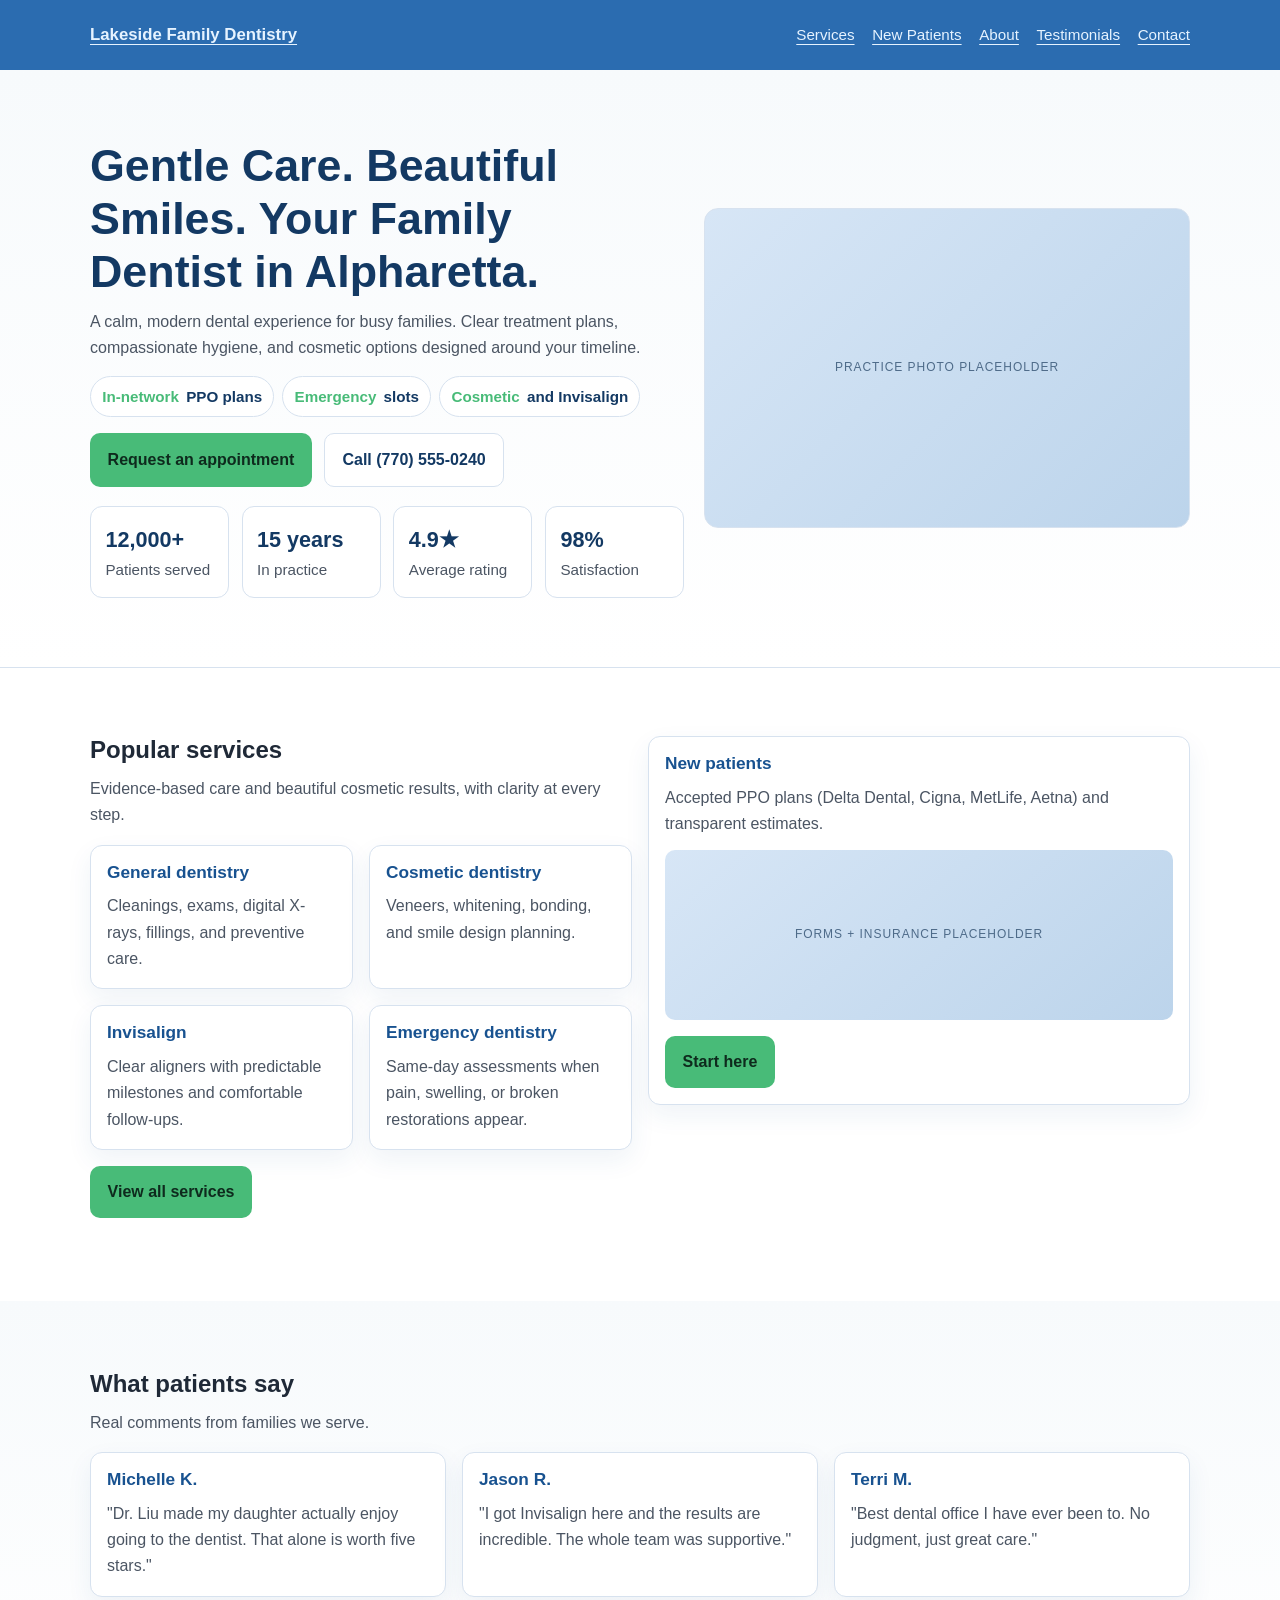
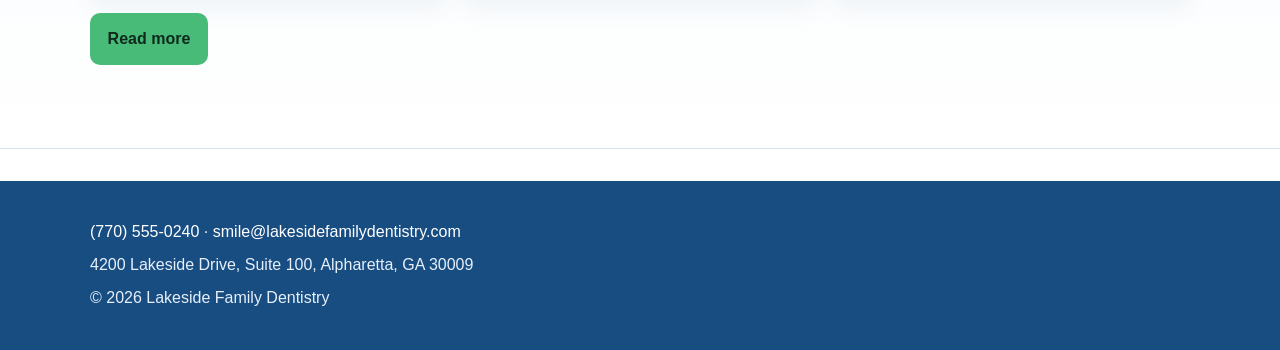
<file: index.html>
<!DOCTYPE html>
<html lang="en">
  <head>
    <meta charset="UTF-8" />
    <meta name="viewport" content="width=device-width, initial-scale=1" />
    <title>Lakeside Family Dentistry</title>
    <link rel="stylesheet" href="assets/css/styles.css" />
  </head>
  <body>
    <header>
      <div class="container">
        <nav>
          <a class="brand" href="index.html">Lakeside Family Dentistry</a>
          <a href="services/index.html">Services</a>
          <a href="new-patients/index.html">New Patients</a>
          <a href="about/index.html">About</a>
          <a href="testimonials/index.html">Testimonials</a>
          <a href="contact/index.html">Contact</a>
        </nav>
      </div>
    </header>

    <main>
      <section class="section alt">
        <div class="container">
          <div class="hero">
            <div>
              <h1>Gentle Care. Beautiful Smiles. Your Family Dentist in Alpharetta.</h1>
              <p>
                A calm, modern dental experience for busy families. Clear treatment plans, compassionate hygiene, and
                cosmetic options designed around your timeline.
              </p>
              <div class="pill-row" aria-label="Trust signals">
                <span class="pill"><b>In-network</b> PPO plans</span>
                <span class="pill"><b>Emergency</b> slots</span>
                <span class="pill"><b>Cosmetic</b> and Invisalign</span>
              </div>
              <div style="margin-top: 1rem; display: flex; flex-wrap: wrap; gap: 0.75rem">
                <a class="btn" href="new-patients/index.html">Request an appointment</a>
                <a class="btn" href="tel:7705550240" style="background: #ffffff; color: #133963; border: 1px solid var(--line)"
                  >Call (770) 555-0240</a
                >
              </div>
              <div class="kpis" aria-label="Practice highlights">
                <div class="kpi"><strong>12,000+</strong><span>Patients served</span></div>
                <div class="kpi"><strong>15 years</strong><span>In practice</span></div>
                <div class="kpi"><strong>4.9★</strong><span>Average rating</span></div>
                <div class="kpi"><strong>98%</strong><span>Satisfaction</span></div>
              </div>
            </div>
            <div class="hero-media" role="img" aria-label="Practice photo placeholder">Practice photo placeholder</div>
          </div>
        </div>
      </section>

      <section class="section">
        <div class="container">
          <div class="split-2">
            <div>
              <h2>Popular services</h2>
              <p>Evidence-based care and beautiful cosmetic results, with clarity at every step.</p>
              <div class="grid" style="margin-top: 1rem">
                <article class="card">
                  <h3>General dentistry</h3>
                  <p>Cleanings, exams, digital X-rays, fillings, and preventive care.</p>
                </article>
                <article class="card">
                  <h3>Cosmetic dentistry</h3>
                  <p>Veneers, whitening, bonding, and smile design planning.</p>
                </article>
                <article class="card">
                  <h3>Invisalign</h3>
                  <p>Clear aligners with predictable milestones and comfortable follow-ups.</p>
                </article>
                <article class="card">
                  <h3>Emergency dentistry</h3>
                  <p>Same-day assessments when pain, swelling, or broken restorations appear.</p>
                </article>
              </div>
              <p style="margin-top: 1rem"><a class="btn" href="services/index.html">View all services</a></p>
            </div>
            <aside class="card">
              <h3>New patients</h3>
              <p>Accepted PPO plans (Delta Dental, Cigna, MetLife, Aetna) and transparent estimates.</p>
              <div class="ph" style="margin-top: 0.75rem">Forms + Insurance placeholder</div>
              <p style="margin-top: 1rem"><a class="btn" href="new-patients/index.html">Start here</a></p>
            </aside>
          </div>
        </div>
      </section>

      <section class="section alt">
        <div class="container">
          <h2>What patients say</h2>
          <p>Real comments from families we serve.</p>
          <div class="grid" style="margin-top: 1rem">
            <article class="card">
              <h3>Michelle K.</h3>
              <p>"Dr. Liu made my daughter actually enjoy going to the dentist. That alone is worth five stars."</p>
            </article>
            <article class="card">
              <h3>Jason R.</h3>
              <p>"I got Invisalign here and the results are incredible. The whole team was supportive."</p>
            </article>
            <article class="card">
              <h3>Terri M.</h3>
              <p>"Best dental office I have ever been to. No judgment, just great care."</p>
            </article>
          </div>
          <p style="margin-top: 1rem"><a class="btn" href="testimonials/index.html">Read more</a></p>
        </div>
      </section>
    </main>

    <footer>
      <div class="container">
        <p><a href="tel:7705550240">(770) 555-0240</a> · <a href="mailto:smile@lakesidefamilydentistry.com">smile@lakesidefamilydentistry.com</a></p>
        <p>4200 Lakeside Drive, Suite 100, Alpharetta, GA 30009</p>
        <p>© <span data-year></span> Lakeside Family Dentistry</p>
      </div>
    </footer>

    <script src="assets/js/main.js"></script>
  </body>
</html>
</file>
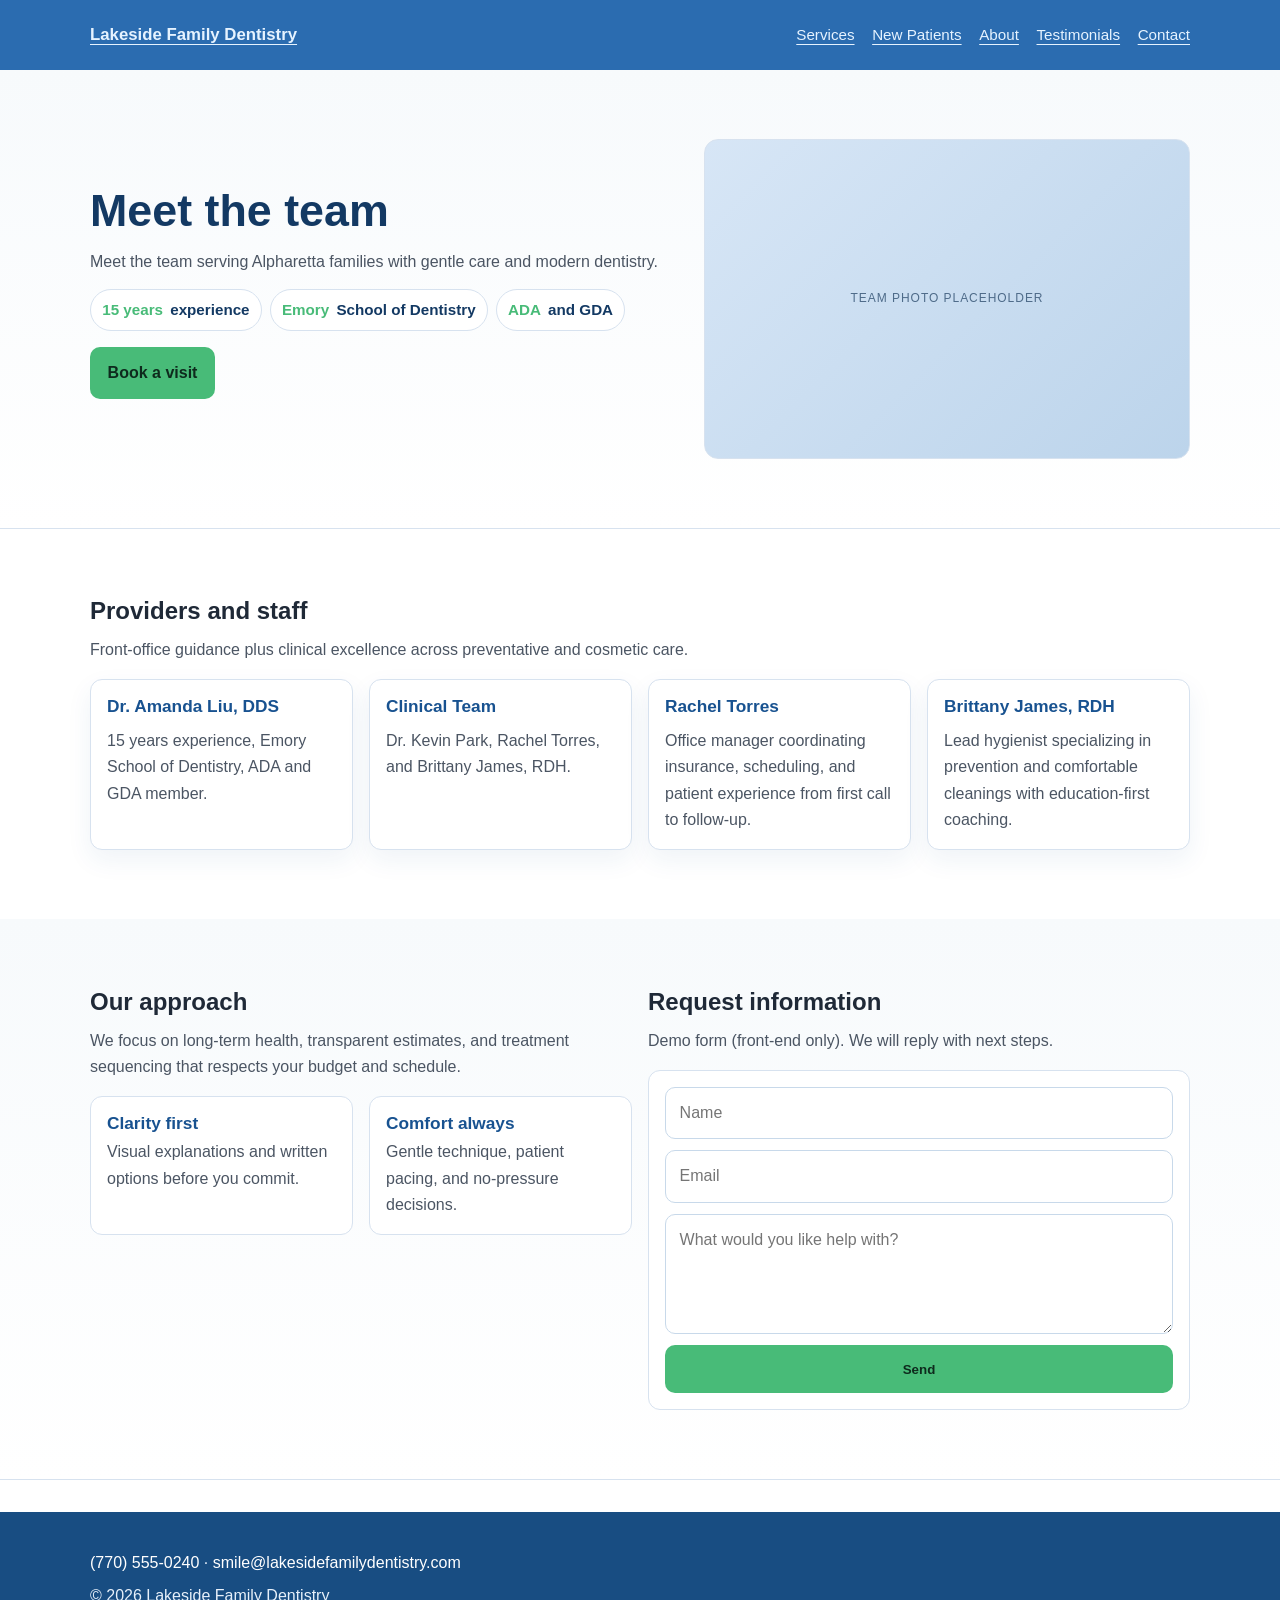
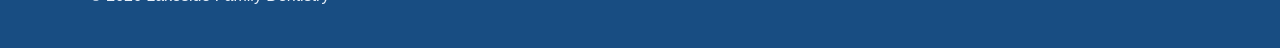
<file: about/index.html>
<!DOCTYPE html>
<html lang="en">
  <head>
    <meta charset="UTF-8" />
    <meta name="viewport" content="width=device-width, initial-scale=1" />
    <title>About · Lakeside Family Dentistry</title>
    <link rel="stylesheet" href="../assets/css/styles.css" />
  </head>
  <body>
    <header>
      <div class="container">
        <nav>
          <a class="brand" href="../index.html">Lakeside Family Dentistry</a>
          <a href="../services/index.html">Services</a>
          <a href="../new-patients/index.html">New Patients</a>
          <a href="../about/index.html">About</a>
          <a href="../testimonials/index.html">Testimonials</a>
          <a href="../contact/index.html">Contact</a>
        </nav>
      </div>
    </header>

    <main>
      <section class="section alt">
        <div class="container">
          <div class="hero">
            <div>
              <h1>Meet the team</h1>
              <p>
                Lakeside Family Dentistry is led by Dr. Amanda Liu, DDS. We combine gentle clinical care with modern
                planning, so you always understand your options.
              </p>
              <div class="pill-row" aria-label="Credentials">
                <span class="pill"><b>15 years</b> experience</span>
                <span class="pill"><b>Emory</b> School of Dentistry</span>
                <span class="pill"><b>ADA</b> and GDA</span>
              </div>
              <p style="margin-top: 1rem"><a class="btn" href="../contact/index.html">Book a visit</a></p>
            </div>
            <div class="hero-media" role="img" aria-label="Team photo placeholder">Team photo placeholder</div>
          </div>
        </div>
      </section>

      <section class="section">
        <div class="container">
          <h2>Providers and staff</h2>
          <p>Front-office guidance plus clinical excellence across preventative and cosmetic care.</p>
          <div class="grid" style="margin-top: 1rem">
            <article class="card">
              <h3>Dr. Amanda Liu, DDS</h3>
              <p>Family and cosmetic dentistry. Known for calm chairside care and clear treatment plans.</p>
            </article>
            <article class="card">
              <h3>Dr. Kevin Park, DDS</h3>
              <p>Associate dentist with a pediatric focus and gentle approach for anxious patients.</p>
            </article>
            <article class="card">
              <h3>Rachel Torres</h3>
              <p>Office manager coordinating insurance, scheduling, and patient experience from first call to follow-up.</p>
            </article>
            <article class="card">
              <h3>Brittany James, RDH</h3>
              <p>Lead hygienist specializing in prevention and comfortable cleanings with education-first coaching.</p>
            </article>
          </div>
        </div>
      </section>

      <section class="section alt">
        <div class="container">
          <div class="split-2">
            <div>
              <h2>Our approach</h2>
              <p>
                We focus on long-term health, transparent estimates, and treatment sequencing that respects your budget
                and schedule.
              </p>
              <div class="grid" style="margin-top: 1rem">
                <article class="card" style="box-shadow: none">
                  <h3 style="margin: 0">Clarity first</h3>
                  <p>Visual explanations and written options before you commit.</p>
                </article>
                <article class="card" style="box-shadow: none">
                  <h3 style="margin: 0">Comfort always</h3>
                  <p>Gentle technique, patient pacing, and no-pressure decisions.</p>
                </article>
              </div>
            </div>
            <div>
              <h2>Request information</h2>
              <p>Demo form (front-end only). We will reply with next steps.</p>
              <form data-demo-form>
                <input placeholder="Name" required />
                <input type="email" placeholder="Email" required />
                <textarea placeholder="What would you like help with?" required></textarea>
                <button class="btn" type="submit">Send</button>
                <p class="thanks" role="status"></p>
              </form>
            </div>
          </div>
        </div>
      </section>
    </main>

    <footer>
      <div class="container">
        <p><a href="tel:7705550240">(770) 555-0240</a> · <a href="mailto:smile@lakesidefamilydentistry.com">smile@lakesidefamilydentistry.com</a></p>
        <p>© <span data-year></span> Lakeside Family Dentistry</p>
      </div>
    </footer>

    <script src="../assets/js/main.js"></script>
  </body>
</html>
</file>
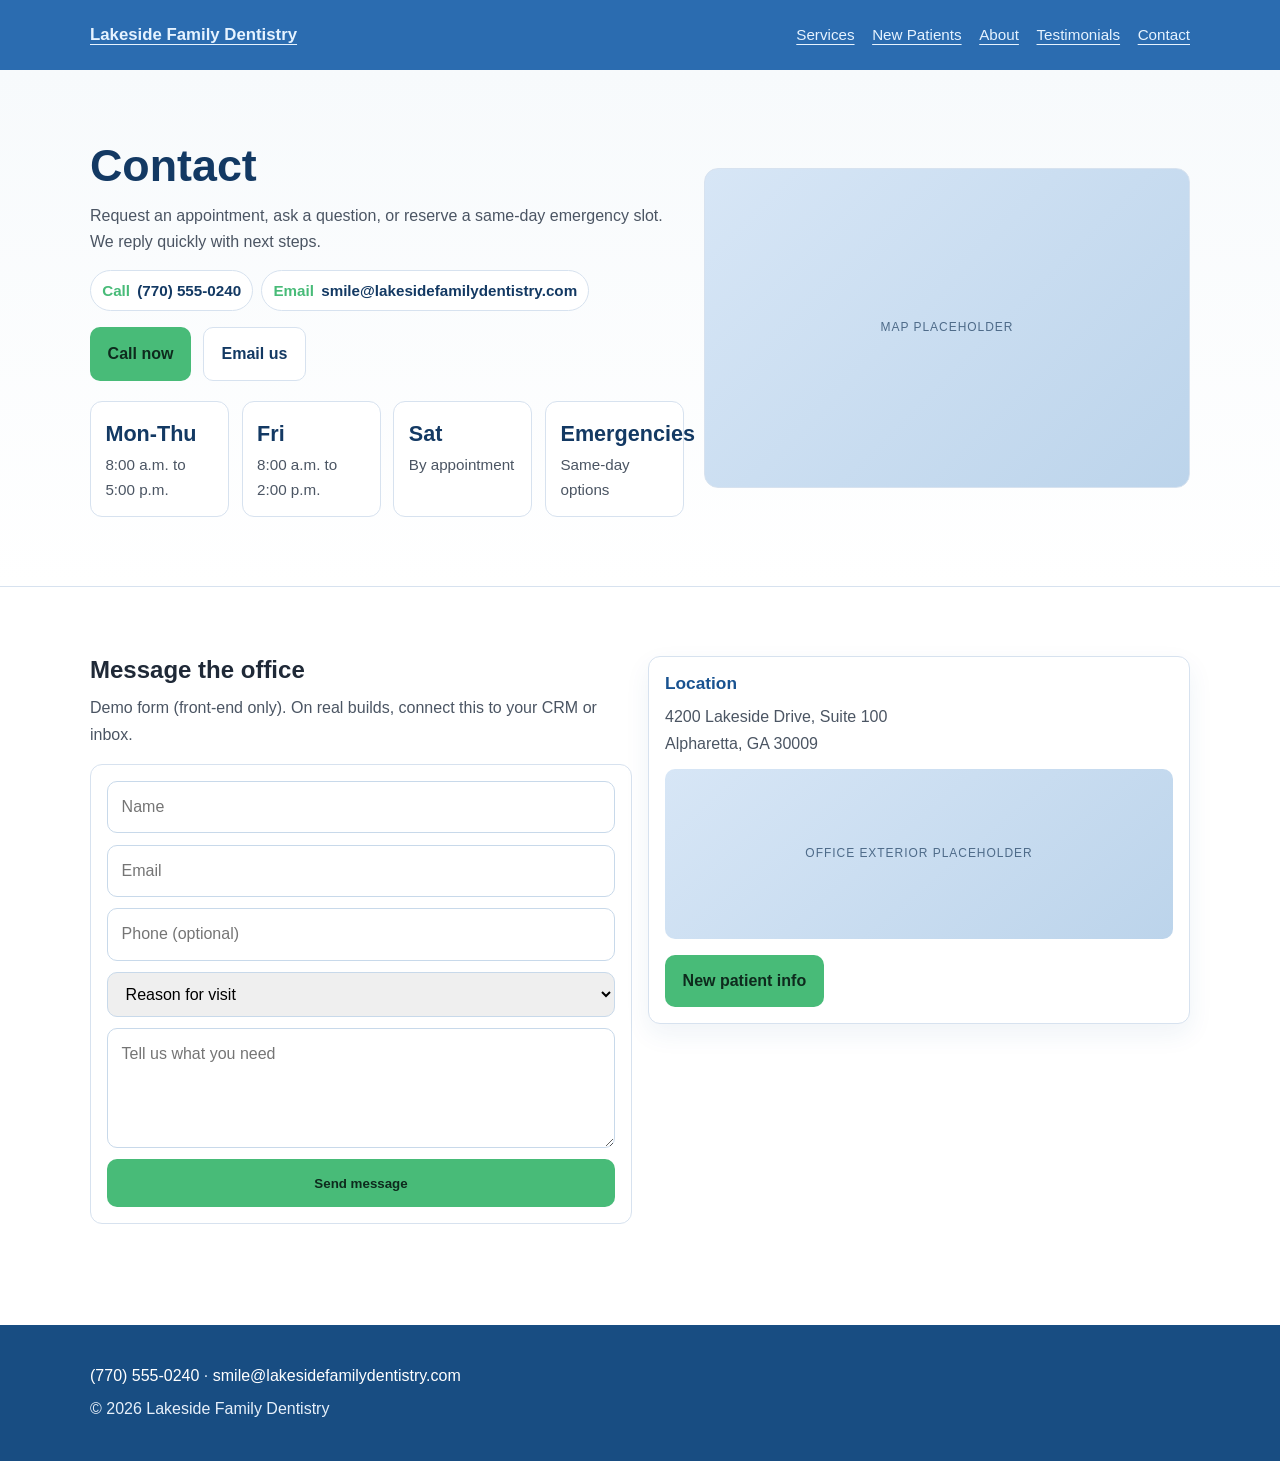
<file: contact/index.html>
<!DOCTYPE html>
<html lang="en">
  <head>
    <meta charset="UTF-8" />
    <meta name="viewport" content="width=device-width, initial-scale=1" />
    <title>Contact · Lakeside Family Dentistry</title>
    <link rel="stylesheet" href="../assets/css/styles.css" />
  </head>
  <body>
    <header>
      <div class="container">
        <nav>
          <a class="brand" href="../index.html">Lakeside Family Dentistry</a>
          <a href="../services/index.html">Services</a>
          <a href="../new-patients/index.html">New Patients</a>
          <a href="../about/index.html">About</a>
          <a href="../testimonials/index.html">Testimonials</a>
          <a href="../contact/index.html">Contact</a>
        </nav>
      </div>
    </header>

    <main>
      <section class="section alt">
        <div class="container">
          <div class="hero">
            <div>
              <h1>Contact</h1>
              <p>
                Request an appointment, ask a question, or reserve a same-day emergency slot. We reply quickly with next
                steps.
              </p>
              <div class="pill-row" aria-label="Contact options">
                <span class="pill"><b>Call</b> (770) 555-0240</span>
                <span class="pill"><b>Email</b> smile@lakesidefamilydentistry.com</span>
              </div>
              <div style="margin-top: 1rem; display: flex; flex-wrap: wrap; gap: 0.75rem">
                <a class="btn" href="tel:7705550240">Call now</a>
                <a class="btn" href="mailto:smile@lakesidefamilydentistry.com" style="background: #fff; border: 1px solid var(--line); color: #133963"
                  >Email us</a
                >
              </div>
              <div class="kpis" aria-label="Office hours">
                <div class="kpi"><strong>Mon-Thu</strong><span>8:00 a.m. to 5:00 p.m.</span></div>
                <div class="kpi"><strong>Fri</strong><span>8:00 a.m. to 2:00 p.m.</span></div>
                <div class="kpi"><strong>Sat</strong><span>By appointment</span></div>
                <div class="kpi"><strong>Emergencies</strong><span>Same-day options</span></div>
              </div>
            </div>
            <div class="hero-media" role="img" aria-label="Map placeholder">Map placeholder</div>
          </div>
        </div>
      </section>

      <section class="section">
        <div class="container">
          <div class="split-2">
            <div>
              <h2>Message the office</h2>
              <p>Demo form (front-end only). On real builds, connect this to your CRM or inbox.</p>
              <form data-demo-form>
                <input placeholder="Name" required />
                <input type="email" placeholder="Email" required />
                <input placeholder="Phone (optional)" />
                <select required>
                  <option value="">Reason for visit</option>
                  <option>Cleaning and exam</option>
                  <option>Cosmetic</option>
                  <option>Invisalign</option>
                  <option>Emergency</option>
                </select>
                <textarea placeholder="Tell us what you need" required></textarea>
                <button class="btn" type="submit">Send message</button>
                <p class="thanks" role="status"></p>
              </form>
            </div>
            <aside class="card">
              <h3>Location</h3>
              <p>4200 Lakeside Drive, Suite 100<br />Alpharetta, GA 30009</p>
              <div class="ph" style="margin-top: 0.75rem">Office exterior placeholder</div>
              <p style="margin-top: 1rem">
                <a class="btn" href="../new-patients/index.html">New patient info</a>
              </p>
            </aside>
          </div>
        </div>
      </section>
    </main>

    <footer>
      <div class="container">
        <p><a href="tel:7705550240">(770) 555-0240</a> · <a href="mailto:smile@lakesidefamilydentistry.com">smile@lakesidefamilydentistry.com</a></p>
        <p>© <span data-year></span> Lakeside Family Dentistry</p>
      </div>
    </footer>

    <script src="../assets/js/main.js"></script>
  </body>
</html>
</file>
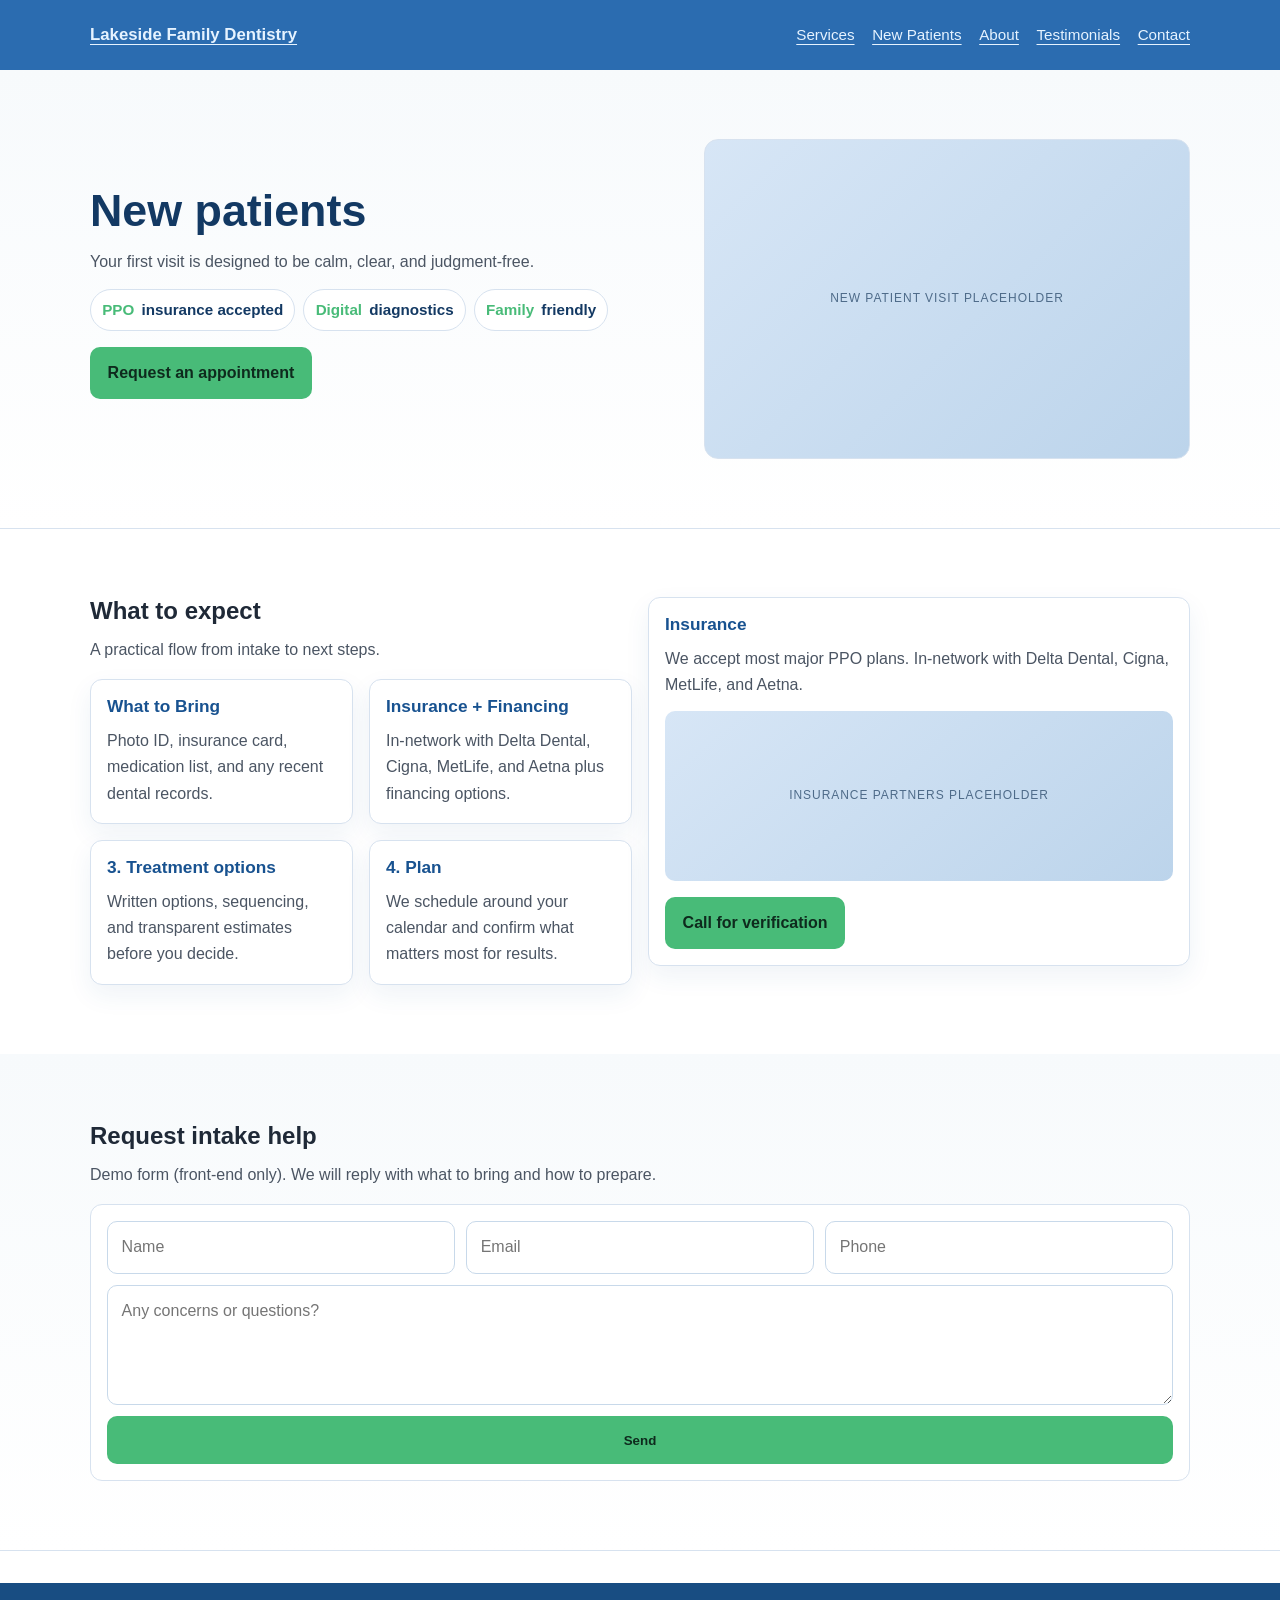
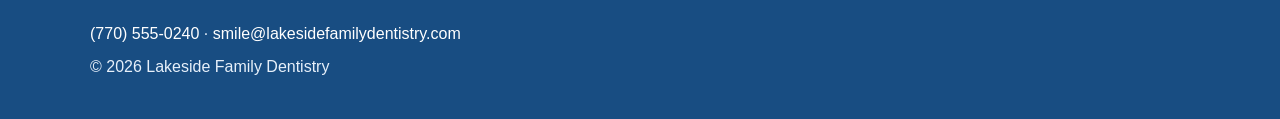
<file: new-patients/index.html>
<!DOCTYPE html>
<html lang="en">
  <head>
    <meta charset="UTF-8" />
    <meta name="viewport" content="width=device-width, initial-scale=1" />
    <title>New Patients · Lakeside Family Dentistry</title>
    <link rel="stylesheet" href="../assets/css/styles.css" />
  </head>
  <body>
    <header>
      <div class="container">
        <nav>
          <a class="brand" href="../index.html">Lakeside Family Dentistry</a>
          <a href="../services/index.html">Services</a>
          <a href="../new-patients/index.html">New Patients</a>
          <a href="../about/index.html">About</a>
          <a href="../testimonials/index.html">Testimonials</a>
          <a href="../contact/index.html">Contact</a>
        </nav>
      </div>
    </header>

    <main>
      <section class="section alt">
        <div class="container">
          <div class="hero">
            <div>
              <h1>New patients</h1>
              <p>
                Your first visit is designed to be calm and straightforward. We focus on comfort, clarity, and a plan you
                can follow.
              </p>
              <div class="pill-row" aria-label="Quick info">
                <span class="pill"><b>PPO</b> insurance accepted</span>
                <span class="pill"><b>Digital</b> diagnostics</span>
                <span class="pill"><b>Family</b> friendly</span>
              </div>
              <p style="margin-top: 1rem"><a class="btn" href="../contact/index.html">Request an appointment</a></p>
            </div>
            <div class="hero-media" role="img" aria-label="New patient visit placeholder">New patient visit placeholder</div>
          </div>
        </div>
      </section>

      <section class="section">
        <div class="container">
          <div class="split-2">
            <div>
              <h2>What to expect</h2>
              <p>A practical flow from intake to next steps.</p>
              <div class="grid" style="margin-top: 1rem">
                <article class="card">
                  <h3>1. Intake</h3>
                  <p>We review history, concerns, and priorities for your smile and overall health.</p>
                </article>
                <article class="card">
                  <h3>2. Exam + imaging</h3>
                  <p>Digital diagnostics, gum assessment, and a clear overview of any findings.</p>
                </article>
                <article class="card">
                  <h3>3. Treatment options</h3>
                  <p>Written options, sequencing, and transparent estimates before you decide.</p>
                </article>
                <article class="card">
                  <h3>4. Plan</h3>
                  <p>We schedule around your calendar and confirm what matters most for results.</p>
                </article>
              </div>
            </div>
            <aside class="card">
              <h3>Insurance</h3>
              <p>We accept most major PPO plans. In-network with Delta Dental, Cigna, MetLife, and Aetna.</p>
              <div class="ph" style="margin-top: 0.75rem">Insurance partners placeholder</div>
              <p style="margin-top: 1rem">
                <a class="btn" href="tel:7705550240">Call for verification</a>
              </p>
            </aside>
          </div>
        </div>
      </section>

      <section class="section alt">
        <div class="container">
          <h2>Request intake help</h2>
          <p>Demo form (front-end only). We will reply with what to bring and how to prepare.</p>
          <form data-demo-form>
            <div class="grid" style="grid-template-columns: repeat(auto-fit, minmax(240px, 1fr)); gap: 0.7rem">
              <input placeholder="Name" required />
              <input type="email" placeholder="Email" required />
              <input placeholder="Phone" />
            </div>
            <textarea placeholder="Any concerns or questions?" required></textarea>
            <button class="btn" type="submit">Send</button>
            <p class="thanks" role="status"></p>
          </form>
        </div>
      </section>
    </main>

    <footer>
      <div class="container">
        <p><a href="tel:7705550240">(770) 555-0240</a> · <a href="mailto:smile@lakesidefamilydentistry.com">smile@lakesidefamilydentistry.com</a></p>
        <p>© <span data-year></span> Lakeside Family Dentistry</p>
      </div>
    </footer>

    <script src="../assets/js/main.js"></script>
  </body>
 </html>
</file>
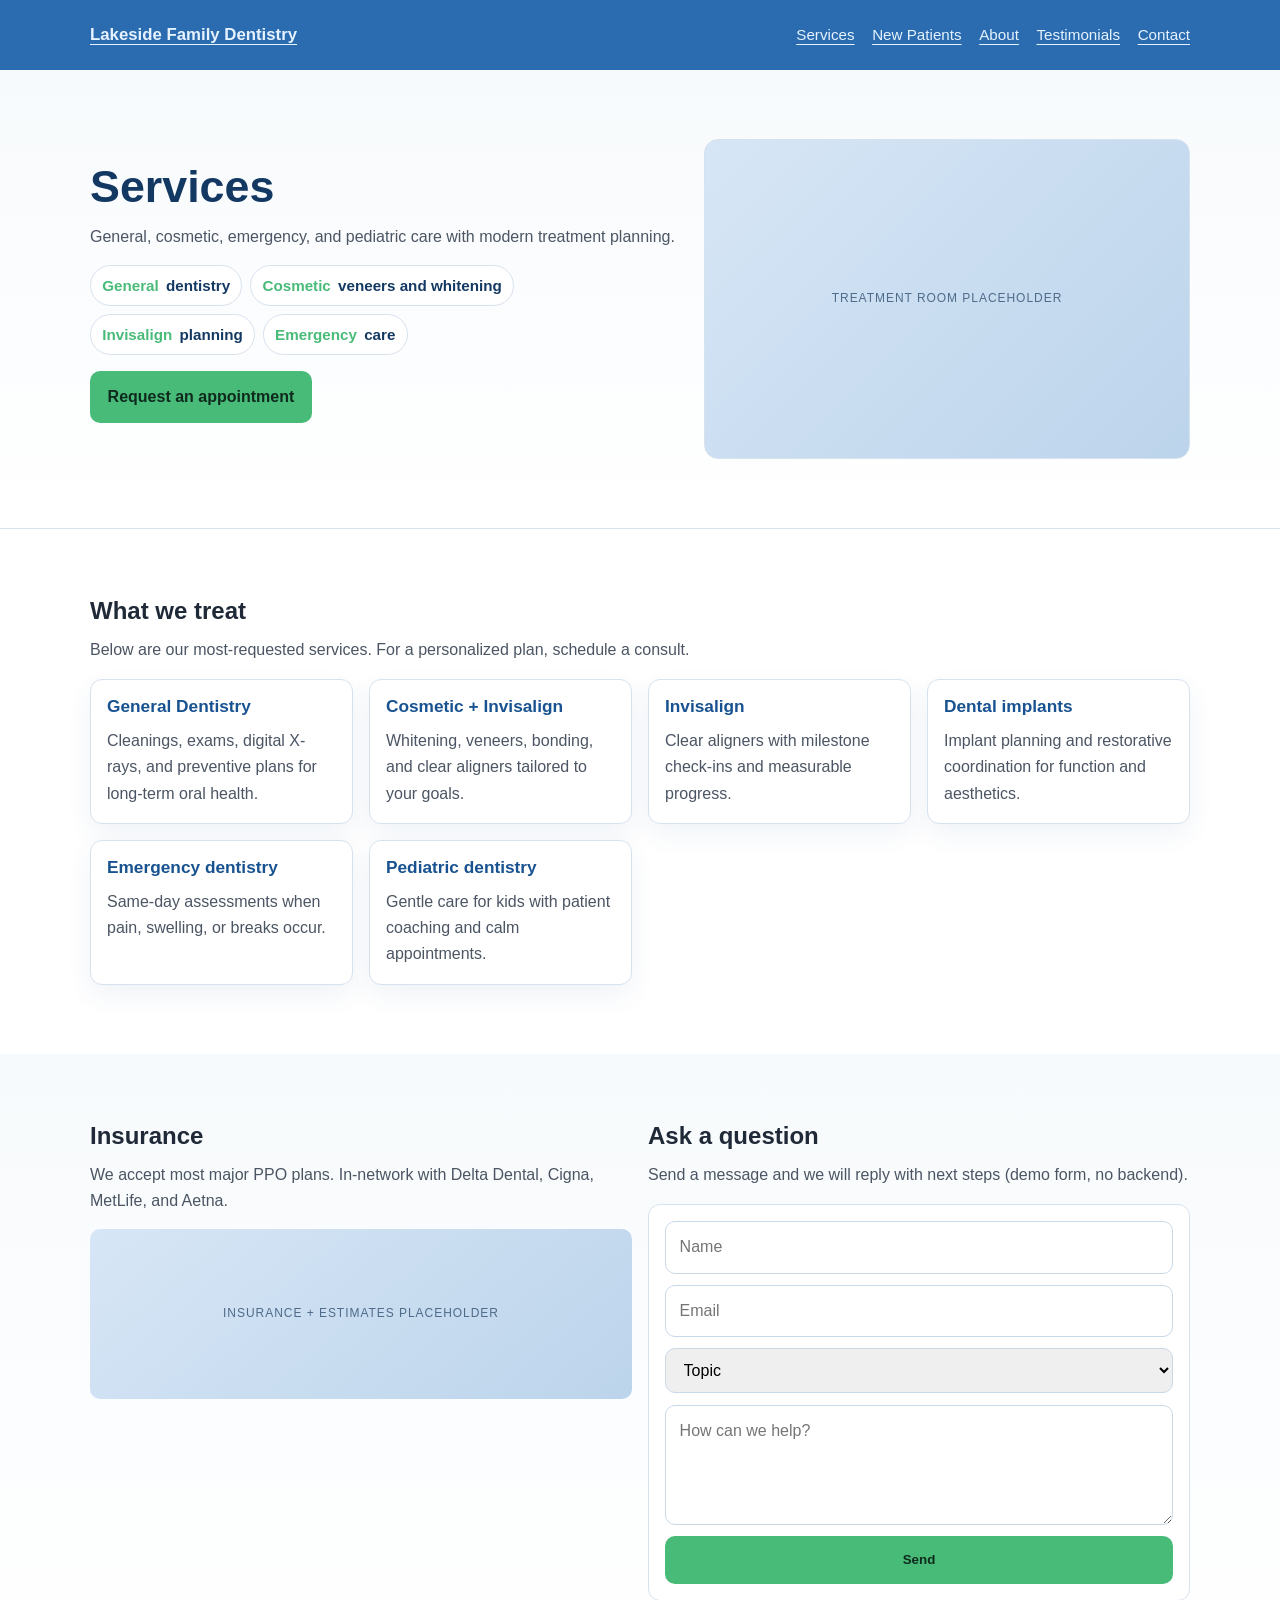
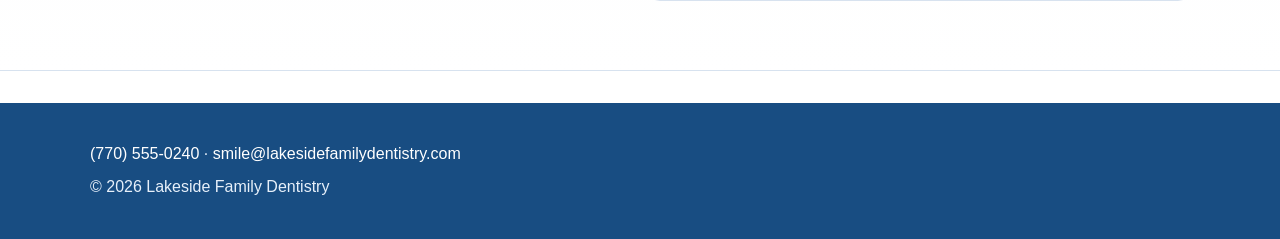
<file: services/index.html>
<!DOCTYPE html>
<html lang="en">
  <head>
    <meta charset="UTF-8" />
    <meta name="viewport" content="width=device-width, initial-scale=1" />
    <title>Services · Lakeside Family Dentistry</title>
    <link rel="stylesheet" href="../assets/css/styles.css" />
  </head>
  <body>
    <header>
      <div class="container">
        <nav>
          <a class="brand" href="../index.html">Lakeside Family Dentistry</a>
          <a href="../services/index.html">Services</a>
          <a href="../new-patients/index.html">New Patients</a>
          <a href="../about/index.html">About</a>
          <a href="../testimonials/index.html">Testimonials</a>
          <a href="../contact/index.html">Contact</a>
        </nav>
      </div>
    </header>

    <main>
      <section class="section alt">
        <div class="container">
          <div class="hero">
            <div>
              <h1>Services</h1>
              <p>
                Full-spectrum family dentistry with cosmetic options and clear aligners. We prioritize comfort, clarity,
                and predictable outcomes.
              </p>
              <div class="pill-row" aria-label="Service highlights">
                <span class="pill"><b>General</b> dentistry</span>
                <span class="pill"><b>Cosmetic</b> veneers and whitening</span>
                <span class="pill"><b>Invisalign</b> planning</span>
                <span class="pill"><b>Emergency</b> care</span>
              </div>
              <p style="margin-top: 1rem">
                <a class="btn" href="../contact/index.html">Request an appointment</a>
              </p>
            </div>
            <div class="hero-media" role="img" aria-label="Treatment room placeholder">Treatment room placeholder</div>
          </div>
        </div>
      </section>

      <section class="section">
        <div class="container">
          <h2>What we treat</h2>
          <p>Below are our most-requested services. For a personalized plan, schedule a consult.</p>
          <div class="grid" style="margin-top: 1rem">
            <article class="card">
              <h3>General dentistry</h3>
              <p>Cleanings, exams, fillings, digital X-rays, and long-term prevention.</p>
            </article>
            <article class="card">
              <h3>Cosmetic dentistry</h3>
              <p>Veneers, whitening, bonding, and smile design planning.</p>
            </article>
            <article class="card">
              <h3>Invisalign</h3>
              <p>Clear aligners with milestone check-ins and measurable progress.</p>
            </article>
            <article class="card">
              <h3>Dental implants</h3>
              <p>Implant planning and restorative coordination for function and aesthetics.</p>
            </article>
            <article class="card">
              <h3>Emergency dentistry</h3>
              <p>Same-day assessments when pain, swelling, or breaks occur.</p>
            </article>
            <article class="card">
              <h3>Pediatric dentistry</h3>
              <p>Gentle care for kids with patient coaching and calm appointments.</p>
            </article>
          </div>
        </div>
      </section>

      <section class="section alt">
        <div class="container">
          <div class="split-2">
            <div>
              <h2>Insurance</h2>
              <p>We accept most major PPO plans. In-network with Delta Dental, Cigna, MetLife, and Aetna.</p>
              <div class="ph" style="margin-top: 0.75rem">Insurance + estimates placeholder</div>
            </div>
            <div>
              <h2>Ask a question</h2>
              <p>Send a message and we will reply with next steps (demo form, no backend).</p>
              <form data-demo-form>
                <input placeholder="Name" required />
                <input type="email" placeholder="Email" required />
                <select required>
                  <option value="">Topic</option>
                  <option>General</option>
                  <option>Cosmetic</option>
                  <option>Invisalign</option>
                  <option>Emergency</option>
                </select>
                <textarea placeholder="How can we help?" required></textarea>
                <button class="btn" type="submit">Send</button>
                <p class="thanks" role="status"></p>
              </form>
            </div>
          </div>
        </div>
      </section>
    </main>

    <footer>
      <div class="container">
        <p><a href="tel:7705550240">(770) 555-0240</a> · <a href="mailto:smile@lakesidefamilydentistry.com">smile@lakesidefamilydentistry.com</a></p>
        <p>© <span data-year></span> Lakeside Family Dentistry</p>
      </div>
    </footer>

    <script src="../assets/js/main.js"></script>
  </body>
</html>
</file>
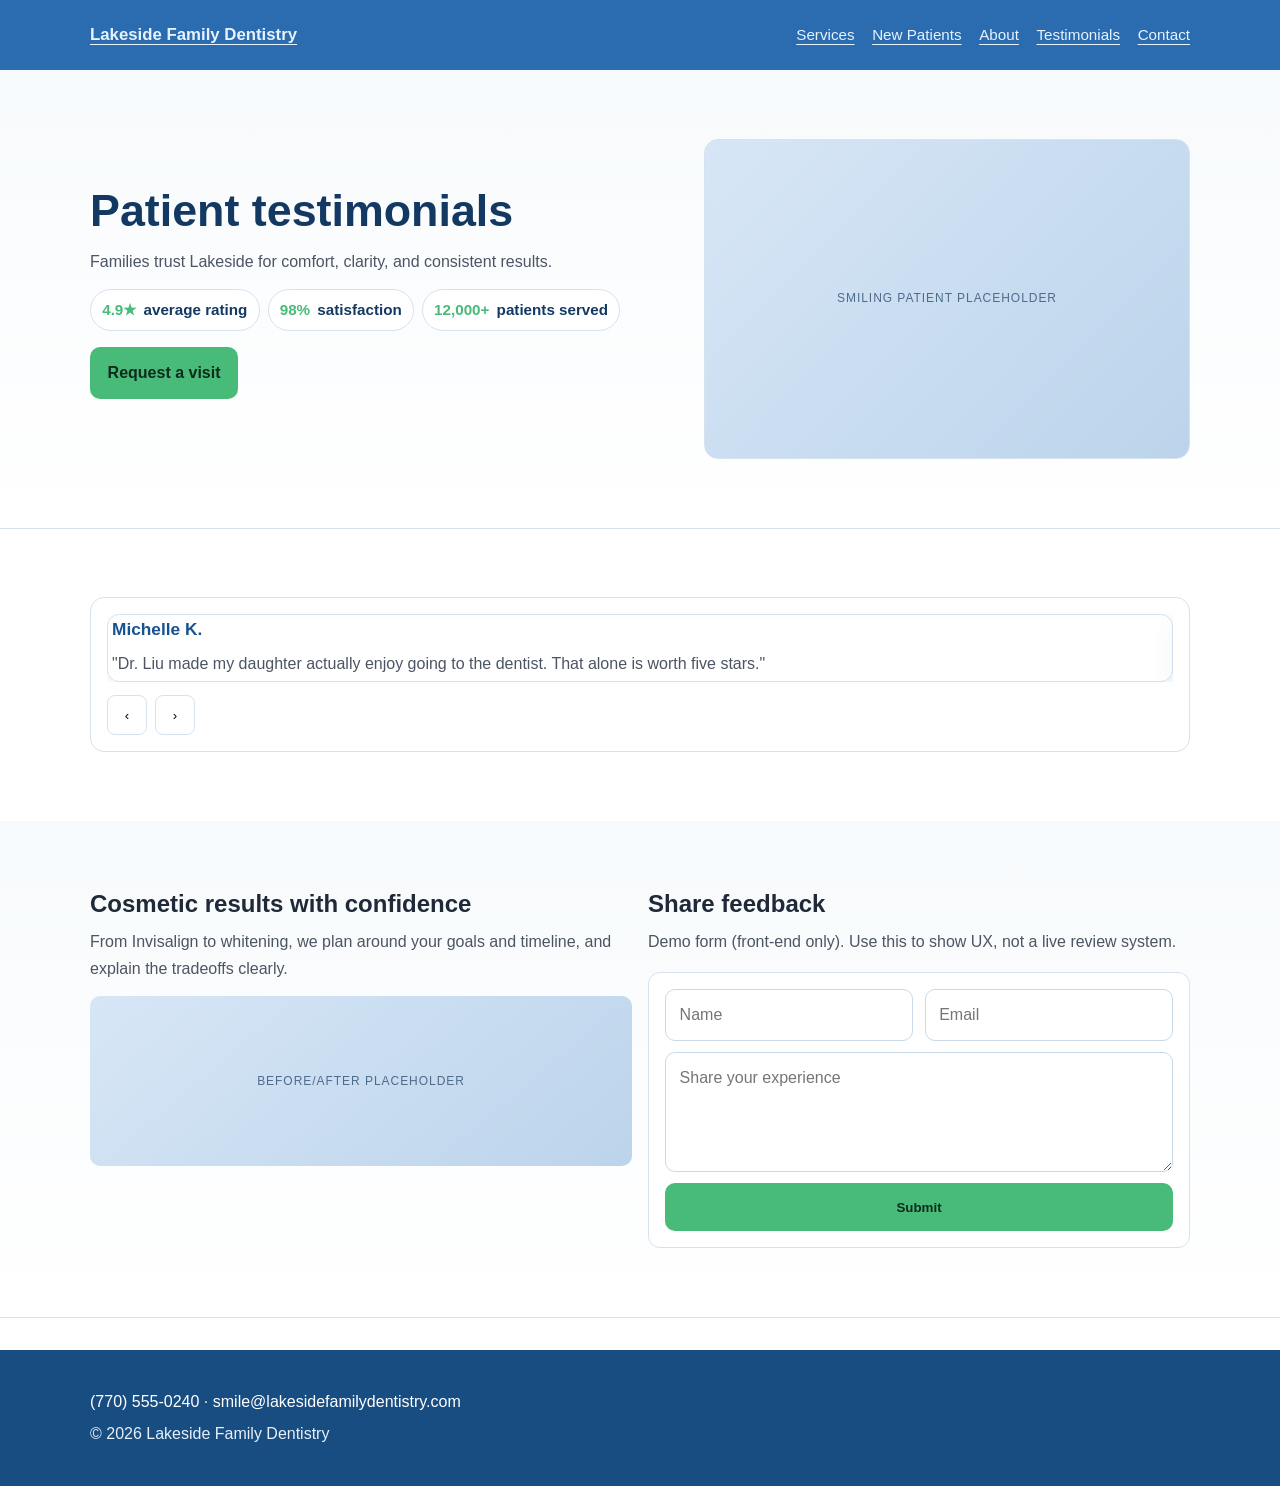
<file: testimonials/index.html>
<!DOCTYPE html>
<html lang="en">
  <head>
    <meta charset="UTF-8" />
    <meta name="viewport" content="width=device-width, initial-scale=1" />
    <title>Testimonials · Lakeside Family Dentistry</title>
    <link rel="stylesheet" href="../assets/css/styles.css" />
  </head>
  <body>
    <header>
      <div class="container">
        <nav>
          <a class="brand" href="../index.html">Lakeside Family Dentistry</a>
          <a href="../services/index.html">Services</a>
          <a href="../new-patients/index.html">New Patients</a>
          <a href="../about/index.html">About</a>
          <a href="../testimonials/index.html">Testimonials</a>
          <a href="../contact/index.html">Contact</a>
        </nav>
      </div>
    </header>

    <main>
      <section class="section alt">
        <div class="container">
          <div class="hero">
            <div>
              <h1>Patient testimonials</h1>
              <p>Families trust Lakeside for comfort, clarity, and consistent results.</p>
              <div class="pill-row" aria-label="Summary">
                <span class="pill"><b>4.9★</b> average rating</span>
                <span class="pill"><b>98%</b> satisfaction</span>
                <span class="pill"><b>12,000+</b> patients served</span>
              </div>
              <p style="margin-top: 1rem"><a class="btn" href="../contact/index.html">Request a visit</a></p>
            </div>
            <div class="hero-media" role="img" aria-label="Smiling patient placeholder">Smiling patient placeholder</div>
          </div>
        </div>
      </section>

      <section class="section">
        <div class="container">
          <div class="slider" data-slider>
            <div class="slider-viewport">
              <div class="slider-track">
                <article class="card slide">
                  <h3>Michelle K.</h3>
                  <p>"Dr. Liu made my daughter actually enjoy going to the dentist. That alone is worth five stars."</p>
                </article>
                <article class="card slide">
                  <h3>Jason R.</h3>
                  <p>"I got Invisalign here and the results are incredible. The whole team was supportive from start to finish."</p>
                </article>
                <article class="card slide">
                  <h3>Terri M.</h3>
                  <p>"Best dental office I've ever been to. No judgment, just great care. Highly recommend."</p>
                </article>
              </div>
            </div>
            <div class="slider-controls">
              <button type="button" class="slider-btn" data-prev aria-label="Previous testimonial">‹</button>
              <button type="button" class="slider-btn" data-next aria-label="Next testimonial">›</button>
            </div>
          </div>
        </div>
      </section>

      <section class="section alt">
        <div class="container">
          <div class="split-2">
            <div>
              <h2>Cosmetic results with confidence</h2>
              <p>From Invisalign to whitening, we plan around your goals and timeline, and explain the tradeoffs clearly.</p>
              <div class="ph" style="margin-top: 0.75rem">Before/after placeholder</div>
            </div>
            <div>
              <h2>Share feedback</h2>
              <p>Demo form (front-end only). Use this to show UX, not a live review system.</p>
              <form data-demo-form>
                <div class="form-grid">
                  <input placeholder="Name" required />
                  <input type="email" placeholder="Email" required />
                </div>
                <textarea placeholder="Share your experience" required></textarea>
                <button class="btn" type="submit">Submit</button>
                <p class="thanks" role="status"></p>
              </form>
            </div>
          </div>
        </div>
      </section>
    </main>

    <footer>
      <div class="container">
        <p><a href="tel:7705550240">(770) 555-0240</a> · <a href="mailto:smile@lakesidefamilydentistry.com">smile@lakesidefamilydentistry.com</a></p>
        <p>© <span data-year></span> Lakeside Family Dentistry</p>
      </div>
    </footer>

    <script src="../assets/js/main.js"></script>
  </body>
</html>
</file>
<file: assets/css/styles.css>
:root {
  --primary: #2b6cb0;
  --accent: #48bb78;
  --soft: #f7fafc;
  --ink: #1f2937;
  --muted: #4b5563;
  --line: #d7e2ef;
}
* { box-sizing: border-box; }
body {
  margin: 0;
  font-family: "Segoe UI", Arial, sans-serif;
  font-size: 16px;
  line-height: 1.65;
  color: var(--ink);
  background: #fff;
}
h1, h2, h3 { margin: 0 0 0.7rem; line-height: 1.18; }
a { color: inherit; text-decoration: none; }
.container { width: min(1100px, 92%); margin: 0 auto; }

header {
  position: sticky;
  top: 0;
  z-index: 10;
  background: var(--primary);
}
nav {
  min-height: 70px;
  display: flex;
  flex-wrap: wrap;
  gap: 0.9rem 1.1rem;
  align-items: center;
}
nav .brand { margin-right: auto; font-size: 1.05rem; font-weight: 700; }
nav a { color: #fff; font-size: 0.95rem; font-weight: 500; }

.section { padding: clamp(2.5rem, 7vw, 4.3rem) 0; }
.alt { background: linear-gradient(180deg, var(--soft), #fff); border-bottom: 1px solid var(--line); }
.section h1 { color: #133963; font-size: clamp(1.9rem, 5vw, 2.8rem); max-width: 19ch; }
.section p { margin: 0 0 0.9rem; color: var(--muted); }

.btn {
  display: inline-flex;
  align-items: center;
  justify-content: center;
  min-height: 48px;
  padding: 0.8rem 1.1rem;
  border: 0;
  border-radius: 10px;
  background: var(--accent);
  color: #0e2a1d;
  font-weight: 700;
  cursor: pointer;
}
.btn:hover { filter: brightness(0.98); transform: translateY(-1px); }

.grid { display: grid; gap: 1rem; grid-template-columns: repeat(auto-fit, minmax(220px, 1fr)); }
.card {
  background: #fff;
  border: 1px solid var(--line);
  border-radius: 12px;
  padding: 1rem;
  box-shadow: 0 10px 26px rgba(24, 82, 143, 0.07);
}
.card h3 { color: #185290; font-size: 1.08rem; }
.card p { margin: 0.35rem 0 0; }
.ph {
  height: 170px;
  border-radius: 10px;
  background: linear-gradient(140deg, #d7e6f6, #bcd4eb);
  display: flex;
  align-items: center;
  justify-content: center;
  color: #4e6b89;
  font-size: 0.75rem;
  text-transform: uppercase;
  letter-spacing: 0.08em;
}

form {
  margin-top: 1rem;
  display: grid;
  gap: 0.7rem;
  padding: 1rem;
  border-radius: 12px;
  border: 1px solid var(--line);
  background: #fff;
}
input, select, textarea {
  width: 100%;
  border: 1px solid #c8d9ea;
  border-radius: 10px;
  padding: 0.75rem 0.85rem;
  font: inherit;
}
textarea { min-height: 120px; }
.thanks { display: none; color: #166534; font-weight: 700; }

footer {
  margin-top: 2rem;
  background: #184d82;
  color: #e7f0fa;
  padding: 2rem 0;
}
footer p { margin: 0.4rem 0; color: inherit; }
footer a { color: #fff; }

@media (max-width: 760px) {
  nav { padding: 0.6rem 0; }
  nav .brand { width: 100%; margin-right: 0; }
  nav a { font-size: 1rem; }
  .btn { width: 100%; }
}

/* Page components */
.hero {
  display: grid;
  gap: 1.25rem;
  grid-template-columns: 1.1fr 0.9fr;
  align-items: center;
}
.hero-media {
  min-height: 320px;
  border-radius: 14px;
  border: 1px solid var(--line);
  background: linear-gradient(135deg, #d7e6f6, #bcd4eb);
  display: flex;
  align-items: center;
  justify-content: center;
  color: #4e6b89;
  text-transform: uppercase;
  letter-spacing: 0.08em;
  font-size: 0.75rem;
}
.kpis {
  display: grid;
  gap: 0.8rem;
  grid-template-columns: repeat(4, minmax(0, 1fr));
  margin-top: 1.2rem;
}
.kpi {
  border: 1px solid var(--line);
  border-radius: 12px;
  padding: 0.9rem;
  background: #fff;
}
.kpi strong { display: block; color: #133963; font-size: 1.35rem; }
.kpi span { display: block; color: var(--muted); font-size: 0.95rem; }
.pill-row { display: flex; flex-wrap: wrap; gap: 0.5rem; margin-top: 0.75rem; }
.pill {
  display: inline-flex;
  align-items: center;
  gap: 0.45rem;
  padding: 0.45rem 0.7rem;
  border-radius: 999px;
  border: 1px solid var(--line);
  background: #fff;
  color: #133963;
  font-weight: 600;
  font-size: 0.95rem;
}
.pill b { color: var(--accent); }
.split-2 { display: grid; gap: 1rem; grid-template-columns: 1fr 1fr; align-items: start; }

@media (max-width: 900px) {
  .hero { grid-template-columns: 1fr; }
  .kpis { grid-template-columns: repeat(2, minmax(0, 1fr)); }
  .split-2 { grid-template-columns: 1fr; }
}

nav a.is-active {
  color: #e6f3ff;
  text-decoration: underline;
  text-underline-offset: 4px;
}

.form-grid {
  display: grid;
  gap: 0.7rem;
  grid-template-columns: repeat(2, minmax(0, 1fr));
}

.slider {
  border: 1px solid var(--line);
  border-radius: 14px;
  background: #fff;
  padding: 1rem;
}
.slider-viewport { overflow: hidden; }
.slider-track { display: flex; transition: transform 0.35s ease; }
.slide { min-width: 100%; padding: 0.25rem; }
.slider-controls { margin-top: 0.8rem; display: flex; gap: 0.5rem; }
.slider-btn {
  min-height: 40px;
  min-width: 40px;
  border-radius: 8px;
  border: 1px solid var(--line);
  background: #fff;
  cursor: pointer;
}

@media (max-width: 760px) {
  .form-grid { grid-template-columns: 1fr; }
}
</file>
